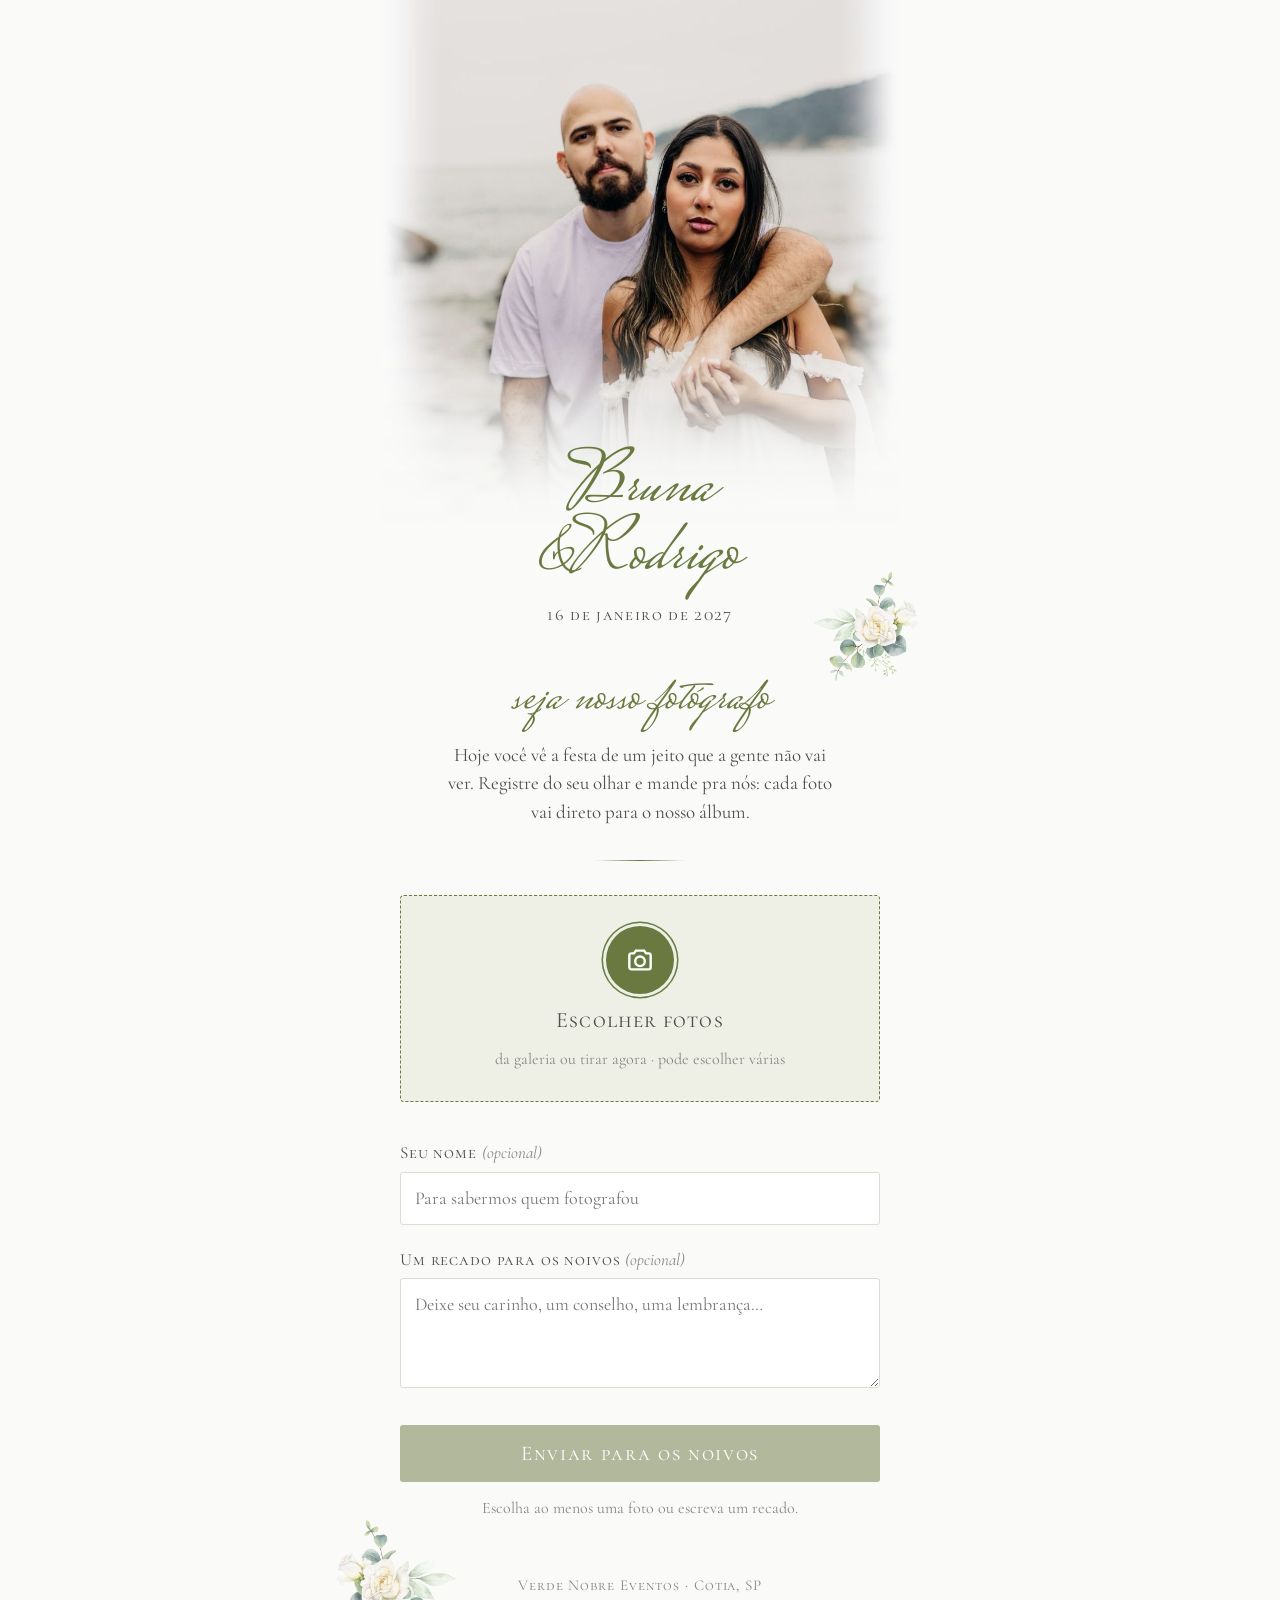
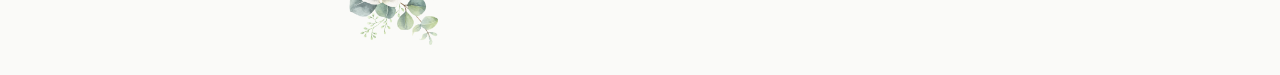
<file: index.html>
<!doctype html>
<html lang="pt-BR">
<head>
  <meta charset="utf-8">
  <meta name="viewport" content="width=device-width, initial-scale=1">
  <title>Bruna &amp; Rodrigo · Nossas fotos</title>
  <meta name="description" content="Envie para os noivos as fotos que você tirou no casamento.">
  <meta name="theme-color" content="#fafaf8">
  <meta property="og:title" content="Bruna & Rodrigo — seja nosso fotógrafo">
  <meta property="og:image" content="assets/casal.jpg">
  <link rel="preconnect" href="https://fonts.googleapis.com">
  <link rel="preconnect" href="https://fonts.gstatic.com" crossorigin>
  <link href="https://fonts.googleapis.com/css2?family=Cormorant+Garamond:ital,wght@0,400;0,500;1,400&family=Cormorant+SC:wght@400;600&family=Mrs+Saint+Delafield&display=swap" rel="stylesheet">
  <link rel="stylesheet" href="styles.css">
</head>
<body>
  <main class="pagina">
    <div class="demo" id="demo" hidden>Modo demonstração: nada é enviado de verdade.</div>

    <header class="hero">
      <img src="assets/casal.jpg" alt="Bruna e Rodrigo na praia" width="900" height="933">
    </header>
    <div class="titulo">
      <h1 class="nomes">Bruna<br><span class="e">&amp;</span>Rodrigo</h1>
      <p class="data">16 de janeiro de 2027</p>
      <img class="flor dir" src="assets/flores.png" alt="">
    </div>

    <!-- 1. escolher e enviar -->
    <section id="tela-envio">
      <div class="intro">
        <h2 class="titulo-script">seja nosso fotógrafo</h2>
        <p>Hoje você vê a festa de um jeito que a gente não vai ver. Registre do seu olhar e mande pra nós: cada foto vai direto para o nosso álbum.</p>
      </div>

      <div class="divisor"></div>

      <form id="form" novalidate>
        <label class="escolher">
          <span class="icone" aria-hidden="true">
            <svg viewBox="0 0 24 24"><path d="M4 8.5A1.5 1.5 0 0 1 5.5 7h2l1.4-2h6.2l1.4 2h2A1.5 1.5 0 0 1 20 8.5v9a1.5 1.5 0 0 1-1.5 1.5h-13A1.5 1.5 0 0 1 4 17.5z"/><circle cx="12" cy="13" r="3.6"/></svg>
          </span>
          <strong>Escolher fotos</strong>
          <small>da galeria ou tirar agora · pode escolher várias</small>
          <input id="arquivos" type="file" accept="image/*,video/*" multiple>
        </label>

        <ul class="miniaturas" id="miniaturas"></ul>

        <div class="campo">
          <label for="nome">Seu nome <span>(opcional)</span></label>
          <input id="nome" name="nome" type="text" autocomplete="name" maxlength="60" placeholder="Para sabermos quem fotografou">
        </div>

        <div class="campo">
          <label for="recado">Um recado para os noivos <span>(opcional)</span></label>
          <textarea id="recado" name="recado" maxlength="2000" placeholder="Deixe seu carinho, um conselho, uma lembrança…"></textarea>
        </div>

        <button class="botao" id="enviar" type="submit" disabled>Enviar para os noivos</button>
        <p class="aviso" id="aviso" role="status" aria-live="polite">Escolha ao menos uma foto ou escreva um recado.</p>
      </form>

      <div class="progresso" id="progresso" hidden>
        <p class="caps" id="progresso-texto">Enviando…</p>
        <div class="barra"><div id="barra"></div></div>
        <p class="aviso">Pode deixar a tela aberta, já já termina.</p>
      </div>
    </section>

    <!-- 2. obrigado -->
    <section class="obrigado" id="tela-obrigado" hidden>
      <img src="assets/alianca.jpg" alt="" width="600" height="814">
      <h2 class="titulo-script">obrigado!</h2>
      <p id="obrigado-texto">Suas fotos já estão com a gente.</p>
      <p>Viu outro momento bonito? Pode mandar quantas quiser.</p>
      <button class="botao secundario" id="mais" type="button">Enviar mais fotos</button>
    </section>

    <img class="flor esq" src="assets/flores-esq.png" alt="" style="bottom: 30px">
    <p class="rodape caps">Verde Nobre Eventos · Cotia, SP</p>
  </main>

  <script src="config.js"></script>
  <script src="app.js"></script>
</body>
</html>
</file>
<file: styles.css>
:root {
  --verde: #6a7940;
  --verde-escuro: #556233;
  --verde-claro: #eef0e6;
  --texto: #504e4e;
  --texto-suave: #8a8686;
  --fundo: #fafaf8;
  --linha: #dcdcd2;
  --erro: #a14b3d;
  --script: 'Mrs Saint Delafield', cursive;
  --caps: 'Cormorant SC', serif;
  --serif: 'Cormorant Garamond', serif;
}

* { box-sizing: border-box; }

html { -webkit-text-size-adjust: 100%; }

body {
  margin: 0;
  background: var(--fundo);
  color: var(--texto);
  font-family: var(--serif);
  font-size: 19px;
  line-height: 1.5;
  overflow-x: hidden;
}

img { max-width: 100%; height: auto; display: block; }

.pagina {
  position: relative;
  max-width: 520px;
  margin: 0 auto;
  padding: 0 20px 64px;
}

/* ---------- topo ---------- */

.hero {
  position: relative;
  margin: 0 -20px;
}

.hero img {
  width: 100%;
  -webkit-mask-image: linear-gradient(to bottom, #000 62%, transparent 100%);
          mask-image: linear-gradient(to bottom, #000 62%, transparent 100%);
}

.nomes {
  position: relative;
  margin: -84px 0 0;
  text-align: center;
  font-family: var(--script);
  font-weight: 400;
  color: var(--verde);
  font-size: 76px;
  line-height: .9;
}

.nomes .e { font-size: .8em; margin-right: -.08em; }

.data {
  margin: 10px 0 0;
  text-align: center;
  font-family: var(--caps);
  letter-spacing: .08em;
  font-size: 17px;
}

.flor {
  position: absolute;
  width: 120px;
  pointer-events: none;
  z-index: 1;
}

.titulo { position: relative; }
.titulo .flor { bottom: -54px; width: 104px; }

.flor.dir { right: -38px; }
.flor.esq { left: -44px; }

/* ---------- textos ---------- */

.titulo-script {
  margin: 0;
  font-family: var(--script);
  font-weight: 400;
  color: var(--verde);
  font-size: 54px;
  line-height: 1.1;
  text-align: center;
}

.caps {
  font-family: var(--caps);
  letter-spacing: .06em;
}

.intro {
  margin: 44px 0 0;
  text-align: center;
}

.intro p {
  margin: 10px auto 0;
  max-width: 400px;
}

.divisor {
  width: 90px;
  height: 1px;
  margin: 34px auto;
  background: linear-gradient(to right, transparent, var(--verde), transparent);
}

/* ---------- formulário ---------- */

.escolher {
  position: relative;
  display: flex;
  flex-direction: column;
  align-items: center;
  gap: 10px;
  padding: 30px 20px;
  border: 1px dashed var(--verde);
  border-radius: 4px;
  background: var(--verde-claro);
  text-align: center;
  cursor: pointer;
}

.escolher:focus-within { outline: 2px solid var(--verde); outline-offset: 3px; }

.escolher input {
  position: absolute;
  inset: 0;
  opacity: 0;
  cursor: pointer;
}

.icone {
  display: grid;
  place-items: center;
  width: 68px;
  height: 68px;
  border-radius: 50%;
  background: var(--verde);
  box-shadow: 0 0 0 3px var(--verde-claro), 0 0 0 4.5px var(--verde);
}

.icone svg { width: 32px; height: 32px; fill: none; stroke: #fff; stroke-width: 1.8; }

.escolher strong {
  font-family: var(--caps);
  font-weight: 400;
  font-size: 22px;
  letter-spacing: .05em;
}

.escolher small { color: var(--texto-suave); font-size: 16px; }

.miniaturas {
  display: grid;
  grid-template-columns: repeat(auto-fill, minmax(92px, 1fr));
  gap: 8px;
  margin: 16px 0 0;
  padding: 0;
  list-style: none;
}

.miniaturas li {
  position: relative;
  aspect-ratio: 1;
  overflow: hidden;
  border-radius: 3px;
  background: var(--linha);
}

.miniaturas img, .miniaturas video {
  width: 100%;
  height: 100%;
  object-fit: cover;
}

.miniaturas .tirar {
  position: absolute;
  top: 4px;
  right: 4px;
  width: 28px;
  height: 28px;
  border: 0;
  border-radius: 50%;
  background: rgba(255,255,255,.9);
  color: var(--texto);
  font-size: 18px;
  line-height: 28px;
  cursor: pointer;
}

.miniaturas li.enviada::after,
.miniaturas li.falhou::after {
  content: '✓';
  position: absolute;
  inset: 0;
  display: grid;
  place-items: center;
  background: rgba(106,121,64,.55);
  color: #fff;
  font-size: 34px;
}

.miniaturas li.falhou::after { content: '!'; background: rgba(161,75,61,.6); }

.campo { margin: 22px 0 0; }

.campo label {
  display: block;
  margin-bottom: 6px;
  font-family: var(--caps);
  font-size: 17px;
  letter-spacing: .05em;
}

.campo label span { color: var(--texto-suave); font-family: var(--serif); font-style: italic; letter-spacing: 0; }

.campo input, .campo textarea {
  width: 100%;
  padding: 12px 14px;
  border: 1px solid var(--linha);
  border-radius: 3px;
  background: #fff;
  color: var(--texto);
  font: inherit;
  font-size: 18px;
}

.campo textarea { min-height: 110px; resize: vertical; }

.campo input:focus, .campo textarea:focus {
  outline: none;
  border-color: var(--verde);
  box-shadow: 0 0 0 3px var(--verde-claro);
}

.botao {
  display: block;
  width: 100%;
  margin: 28px 0 0;
  padding: 16px 20px;
  border: 0;
  border-radius: 3px;
  background: var(--verde);
  color: #fff;
  font-family: var(--caps);
  font-size: 21px;
  letter-spacing: .08em;
  cursor: pointer;
}

.botao:hover { background: var(--verde-escuro); }
.botao:disabled { opacity: .5; cursor: default; }

.botao.secundario {
  background: transparent;
  color: var(--verde);
  border: 1px solid var(--verde);
}

.aviso {
  margin: 14px 0 0;
  text-align: center;
  font-size: 16px;
  color: var(--texto-suave);
}

.aviso.erro { color: var(--erro); }

/* ---------- progresso / obrigado ---------- */

.progresso { margin: 28px 0 0; text-align: center; }

.barra {
  height: 6px;
  margin: 10px 0 0;
  border-radius: 3px;
  background: var(--linha);
  overflow: hidden;
}

.barra div {
  width: 0;
  height: 100%;
  background: var(--verde);
  transition: width .3s ease;
}

.obrigado { text-align: center; padding-top: 34px; }

.obrigado img {
  width: 230px;
  margin: 0 auto 18px;
  -webkit-mask-image: radial-gradient(ellipse at center, #000 52%, transparent 72%);
          mask-image: radial-gradient(ellipse at center, #000 52%, transparent 72%);
}

.obrigado p { margin: 10px auto 0; max-width: 380px; }

.demo {
  margin: 0 -20px 0;
  padding: 6px 12px;
  background: #f3ecd9;
  font-size: 14px;
  text-align: center;
}

.rodape {
  margin-top: 54px;
  text-align: center;
  font-size: 15px;
  color: var(--texto-suave);
}

[hidden] { display: none !important; }

@media (prefers-reduced-motion: reduce) {
  .barra div { transition: none; }
}
</file>
